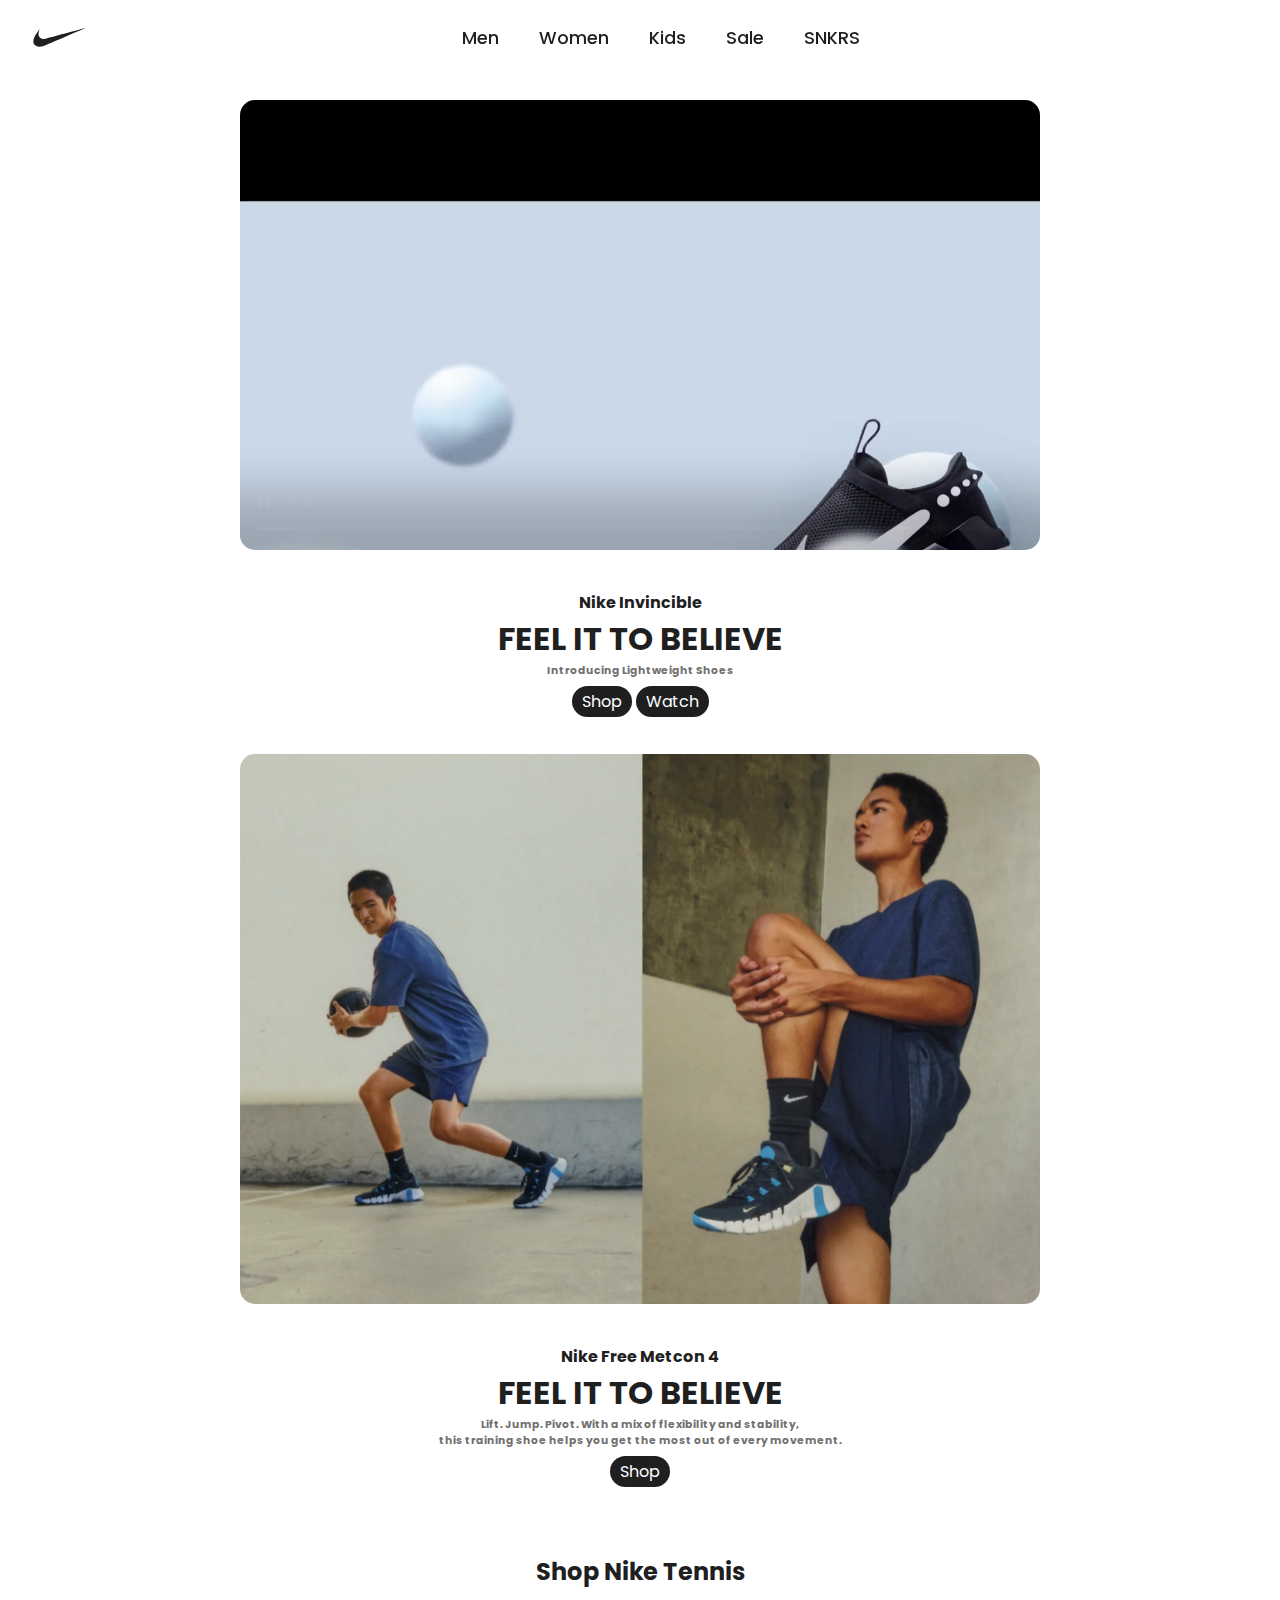
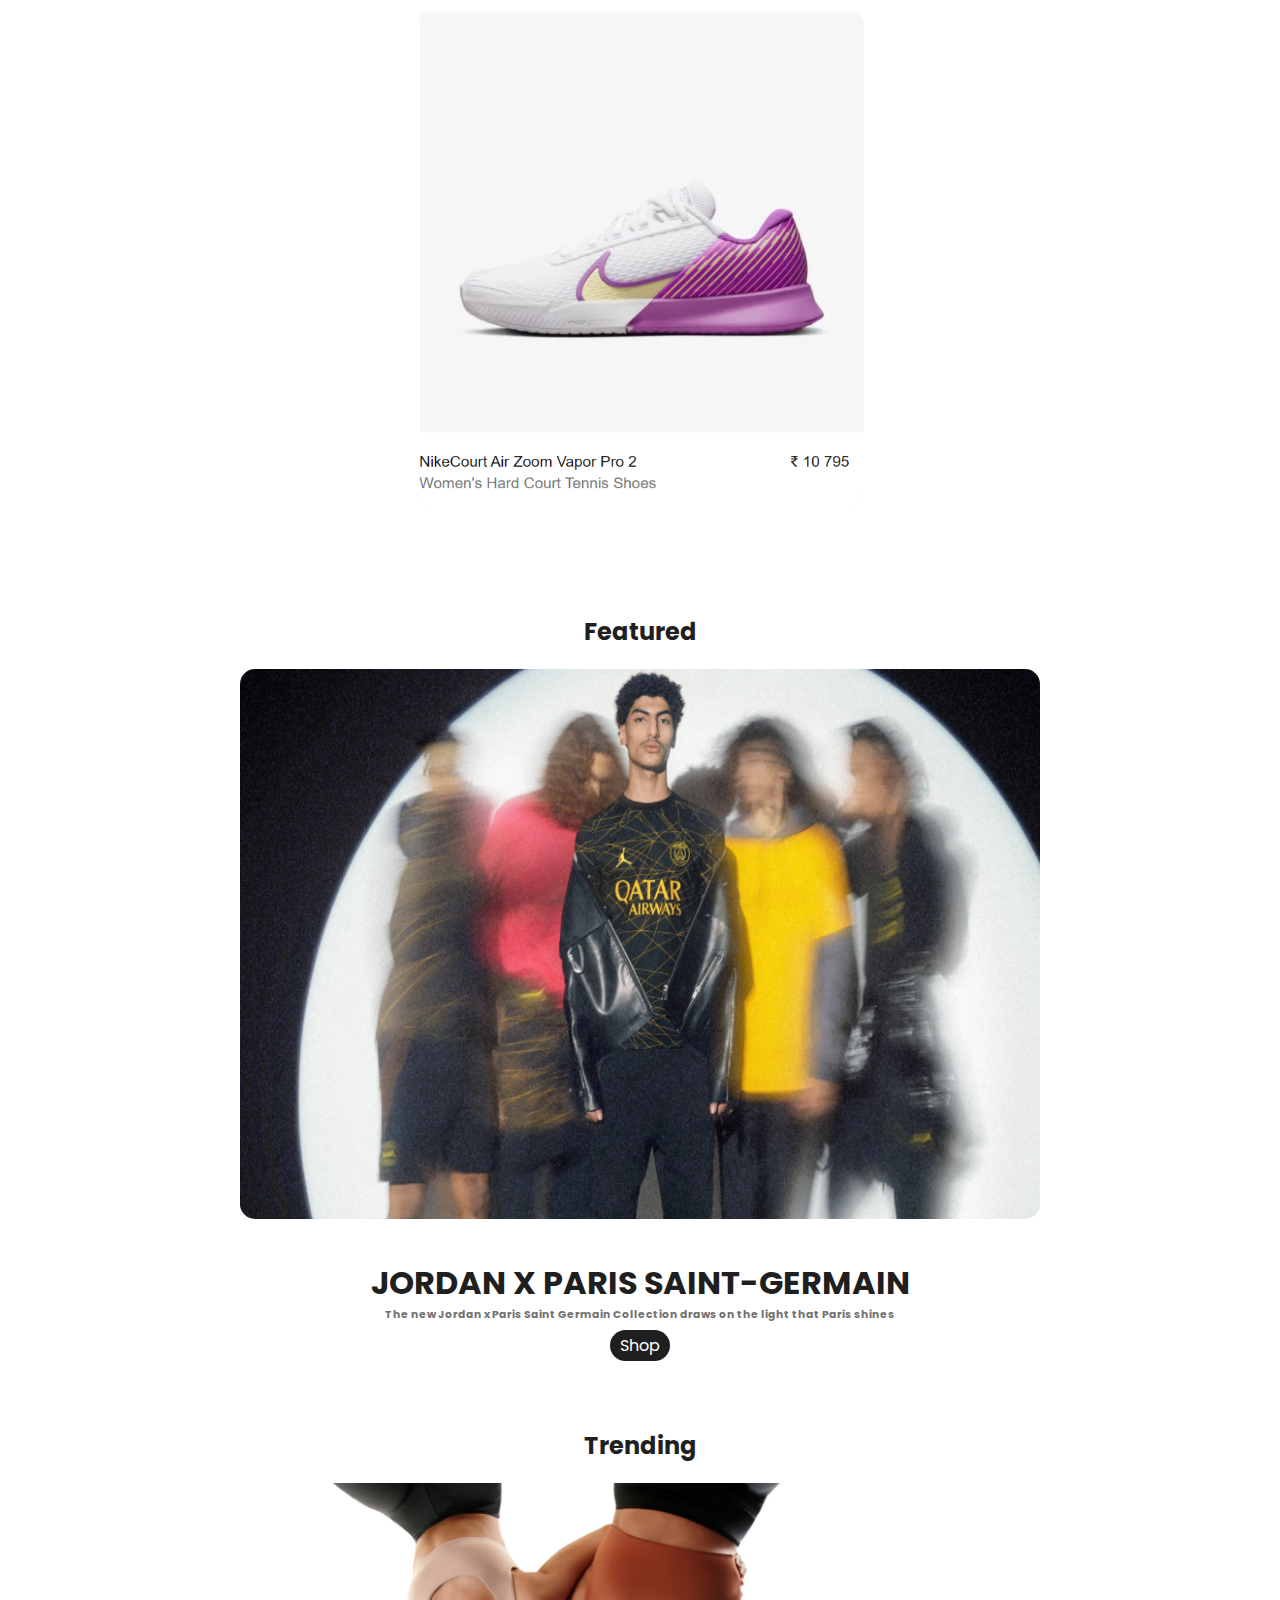
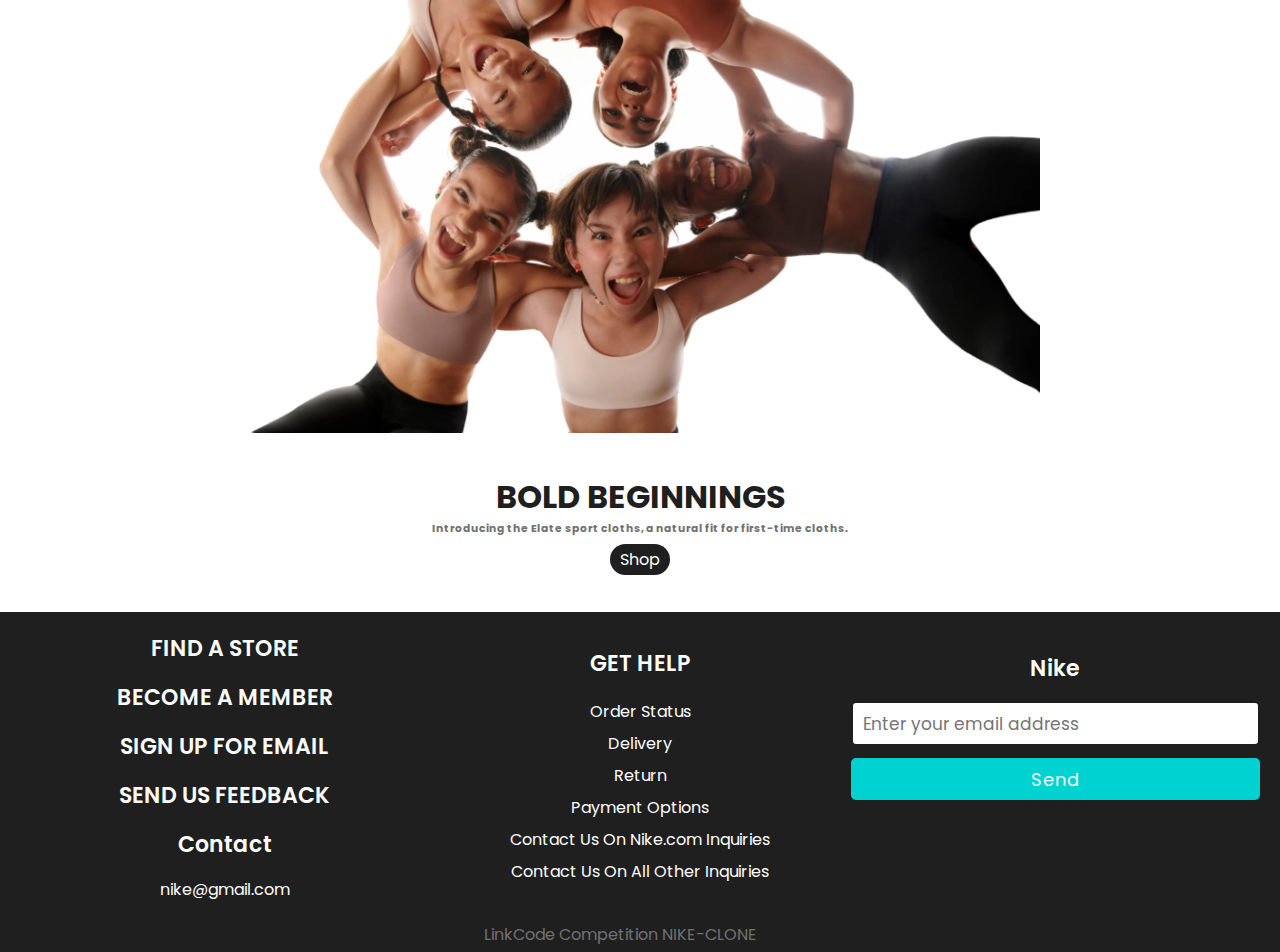
<file: index.html>
<!DOCTYPE html>
<html lang="en">
<head>
    <meta charset="UTF-8">
    <meta http-equiv="X-UA-Compatible" content="IE=edge">
    <meta name="viewport" content="width=device-width, initial-scale=1.0">

    <link rel="stylesheet" href="https://unicons.iconscout.com/release/v4.0.0/css/line.css"> <!--Icons-->
    
    
    <link rel="stylesheet" href="Assets/CSS/Nike.css"  >
    <link rel="preconnect" href="https://fonts.googleapis.com">
    <link rel="preconnect" href="https://fonts.gstatic.com" crossorigin>
    <link href="https://fonts.googleapis.com/css2?family=Poppins:wght@500;600&display=swap" rel="stylesheet">

    <title>Nike Clone</title>
</head>
<body>
<!--HEADER-->
    <header>
        <a href="index.html" class="logo">
            <svg xmlns="http://www.w3.org/2000/svg" width="90" height="65" viewBox="0 0 192.756 192.756">
            <path fill="#fff" fill-opacity="0" d="M0 0h192.756v192.756H0V0z"/>
            <path d="M42.741 71.477c-9.881 11.604-19.355 25.994-19.45 36.75-.037 4.047 1.255 7.58 4.354 10.256 4.46 3.854 9.374 5.213 14.264 5.221 7.146.01 14.242-2.873 19.798-5.096 9.357-3.742 112.79-48.659 112.79-48.659.998-.5.811-1.123-.438-.812-.504.126-112.603 30.505-112.603 30.505a24.771 24.771 0 0 1-6.524.934c-8.615.051-16.281-4.731-16.219-14.808.024-3.943 1.231-8.698 4.028-14.291z"/>
        </svg>
        </a>
        
        <ul class="navbar">
            <li class="men">
                <a>Men</a>
                <ul class="dropdown">
                    <li><a href="">New</a></li>
                    <li><a href="">Shoes</a></li>
                    <li><a href="">Clothing</a></li>
                    <li><a href="">Sports</a></li>
                </ul>
            </li>

            <li class="women">
                <a>Women</a>
                <ul class="dropdown">
                    <li><a href="">New</a></li>
                    <li><a href="">Shoes</a></li>
                    <li><a href="">Clothing</a></li>
                    <li><a href="">Sports</a></li>
                </ul>
            </li>
            <li class="kids">
                <a>Kids</a>
                <ul class="dropdown">
                    <li><a href="">New</a></li>
                    <li><a href="">Shoes</a></li>
                    <li><a href="">Clothing</a></li>
                </ul>
            </li>
            <li><a>Sale</a></li>
            <li><a>SNKRS</a></li>
        </ul>

        <div class="main1">
            <a href="Assets/HTML/wishlist.html"><i class="uil uil-heart"></i></a>
            <div class="nav__btns">
                <!-- Theme Change Button -->
                <i class="uil uil-moon change-theme" id="theme-button"></i>                
            </div>

            <div class="bx bx-menu" id="menu-icon"><a><i class="uil uil-bars"></i></a></div>
        </div>
    </header>

<!--video-->

    <div class="video">
        <video controls loop autoplay muted preload="metadata">
            <source src="Assets/videos/nike shoes ads.mp4" type="Video/mp4">
        </video>
    </div>

<!--Content 1-->
    <div class="content">
        <div>
            <h4>Nike Invincible</h4>
            <h1>FEEL IT TO BELIEVE</h1>
            <h6>Introducing Lightweight Shoes</h6>

            <div class="btns">
                <a href="https://www.nike.com/in/" target="_blank">Shop</a>
                <a href="https://www.youtube.com/watch?v=uf_y4wwpPI8&ab_channel=SiarheiMazganau" target="_blank">Watch <i class="uil uil-play"></i></a>
            </div>
        </div>
    </div>
    <div class="blank1"></div>

    <div class="image">
        <img src="Assets/Images/Img1.png">
    </div>

<!--Content 2-->
    <div class="content">
        <div>
            <h4>Nike Free Metcon 4</h4>
            <h1>FEEL IT TO BELIEVE</h1>
            <h6>Lift. Jump. Pivot. With a mix of flexibility and stability,</h6>
            <h6>this training shoe helps you get the most out of every movement.</h6>

            <div class="btns">
                <a href="https://www.nike.com/in/" target="_blank">Shop</a>
            </div>
        </div>
    </div>

    <div class="img-play">
        <h2>Shop Nike Tennis</h2>
    </div>

<!--SLide Show-->
    <main>
        <img src="Assets/Images/slideshow/ss1.png" class="slide" alt="">
        <img src="Assets/Images/slideshow/ss2.png" class="slide" alt="">
        <img src="Assets/Images/slideshow/ss3.png" class="slide" alt="">
        <img src="Assets/Images/slideshow/ss4.png" class="slide" alt="">
        <img src="Assets/Images/slideshow/ss5.png" class="slide" alt="">
        <img src="Assets/Images/slideshow/ss6.png" class="slide" alt="">
        <img src="Assets/Images/slideshow/ss7.png" class="slide" alt="">
        <img src="Assets/Images/slideshow/ss8.png" class="slide" alt="">
    </main>
    <div class="naav">
        <button onclick="goPrev()">
            <i class="uil uil-arrow-circle-left"></i>
        </button>
        <button onclick="goNext()">
            <i class="uil uil-arrow-circle-right"></i>
        </button>
    </div>

<!--Content 3-->
    <div class="img-play">
        <h2>Featured</h2>
    </div>
    <div class="image">
        <img src="Assets/Images/Img3.png">
    </div>
    <div class="content">
        <div>
            <h1>JORDAN X PARIS SAINT-GERMAIN</h1>
            <h6>The new Jordan x Paris Saint Germain Collection draws on the light that Paris shines</h6>

            <div class="btns">
                <a href="https://www.nike.com/in/" target="_blank">Shop</a>
            </div>
        </div>
    </div>
<!--Content 4-->
    <div class="img-play">
        <h2>Trending</h2>
    </div>
    <div class="image">
        <img src="Assets/Images/Img2.png">
    </div>
    <div class="content">
        <div>
            <h1>BOLD BEGINNINGS</h1>
            <h6>Introducing the Elate sport cloths, a natural fit for first-time cloths.</h6>

            <div class="btns">
                <a href="https://www.nike.com/in/w/paris-saint-germain-aurdi" target="_blank">Shop</a>
            </div>
        </div>
    </div>

    <div class="blank1"></div>

<!--Footer-->
<footer>
    <div class="content">
      <div class="left box">
        <div class="upper">
          <div class="topic">FIND A STORE</div>
          <div class="topic">BECOME A MEMBER</div>
          <div class="topic">SIGN UP FOR EMAIL</div>
          <div class="topic">SEND US FEEDBACK</div>
          
        </div>
        <div class="lower">
         
          <div class="email">
            <div class="topic">Contact</div>
            <a href="#">nike@gmail.com</a>
          </div>
        </div>
      </div>
      <div class="middle box">
        <div class="topic">GET HELP</div>
        <div><a href="https://www.nike.com/in/help/a/india-consumer-care-policy">Order Status</a></div>
        <div><a href="https://www.nike.com/in/help/a/india-consumer-care-policy">Delivery</a></div>
        <div><a href="#">Return</a></div>
        <div><a href="#">Payment Options</a></div>
        <div><a href="https://www.nike.com/in/help/a/india-consumer-care-policy">Contact Us On Nike.com Inquiries</a></div>
        <div><a href="https://www.nike.com/in/help/a/india-consumer-care-policy">Contact Us On All Other Inquiries</a></div>
      </div>
      <div class="right box">
        <div class="topic">Nike</div>
        <form action="#">
          <input type="text" placeholder="Enter your email address">
          <input type="submit" name="" value="Send">
          <div class="media-icons">
            <a href="https://www.facebook.com/nike/" target="_blank"><i class="uil uil-facebook"></i></a>
            <a href="https://www.instagram.com/nike/" target="_blank"><i class="uil uil-instagram-alt"></i></a>
            <a href="https://twitter.com/nike" target="_blank"><i class="uil uil-twitter"></i></a>
            <a href="https://www.youtube.com/user/NIKE" target="_blank"><i class="uil uil-youtube"></i></a>
          </div>
        </form>
      </div>
    </div>
    <div class="bottom">
      <p>LinkCode Competition NIKE-CLONE</p>
    </div>
  </footer>

    <script type="text/javascript" src="Assets/JS/script.js"></script>
</body>
</html>
</file>
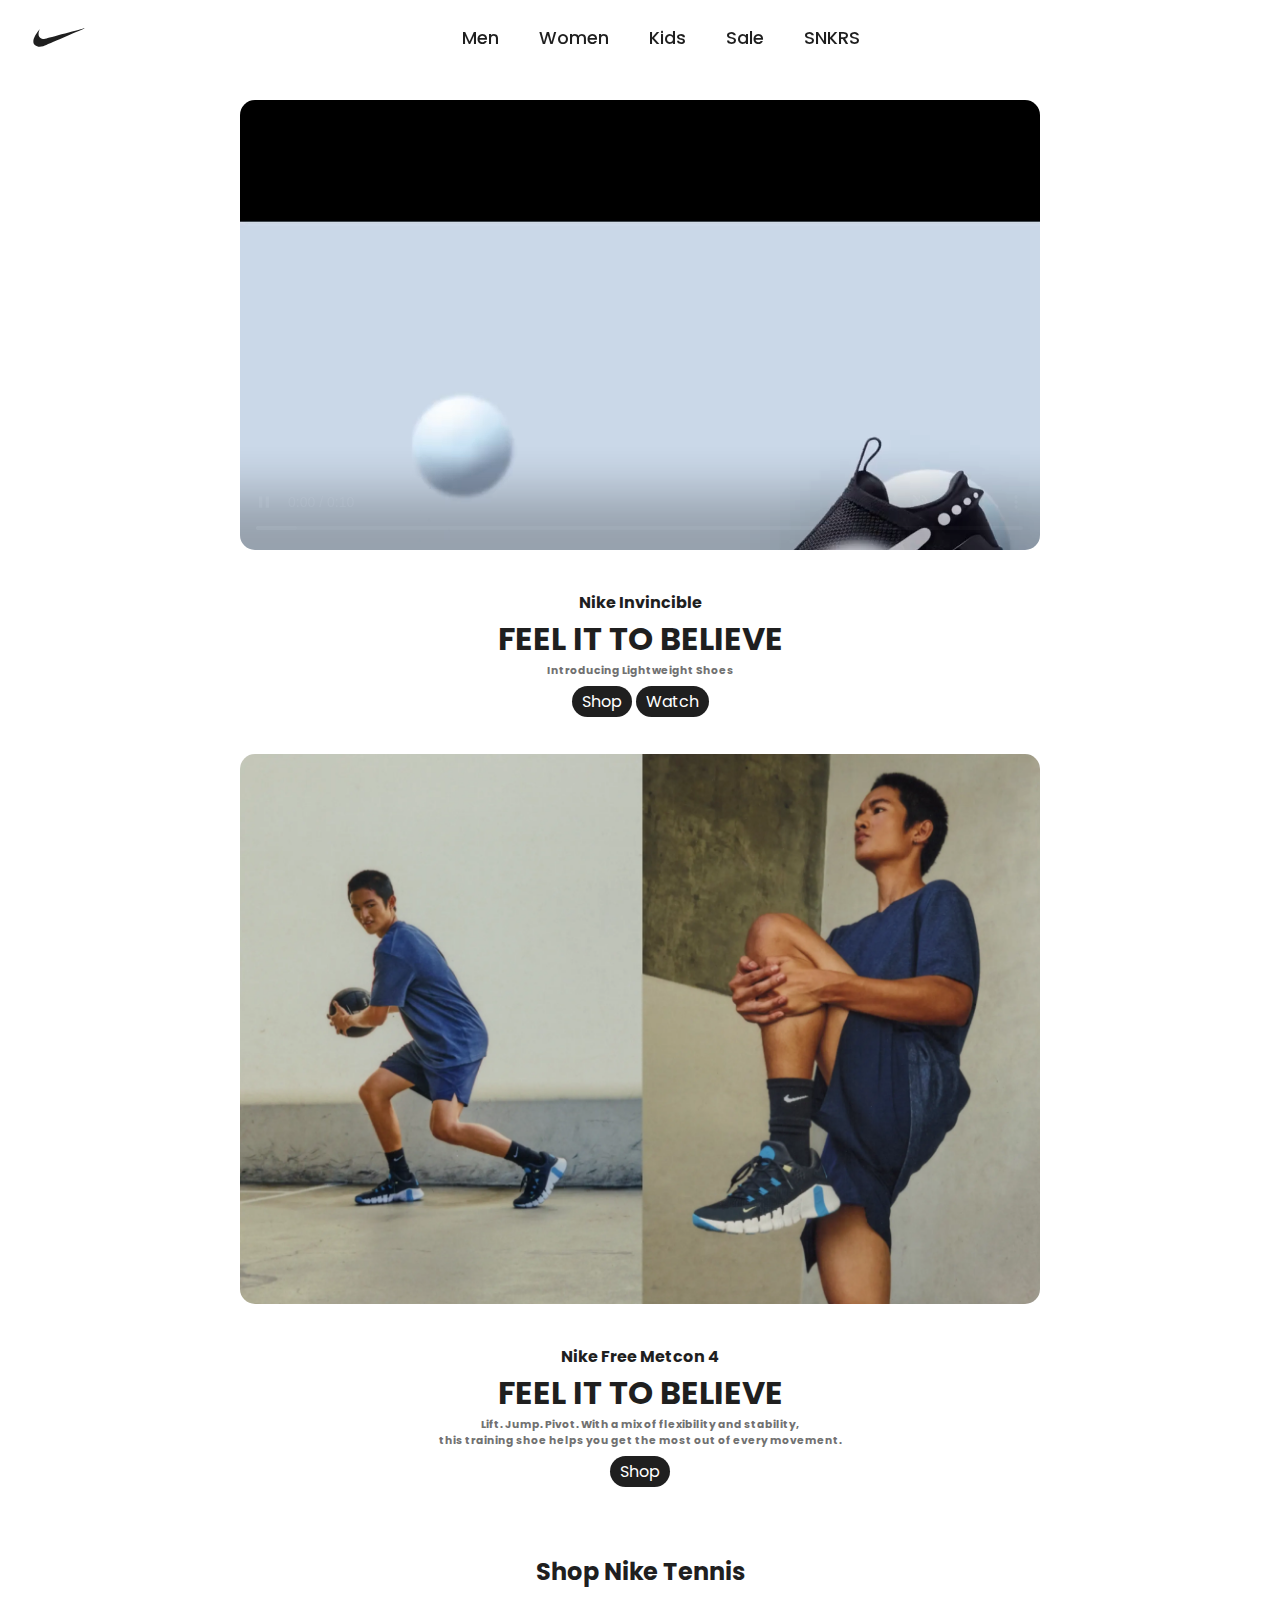
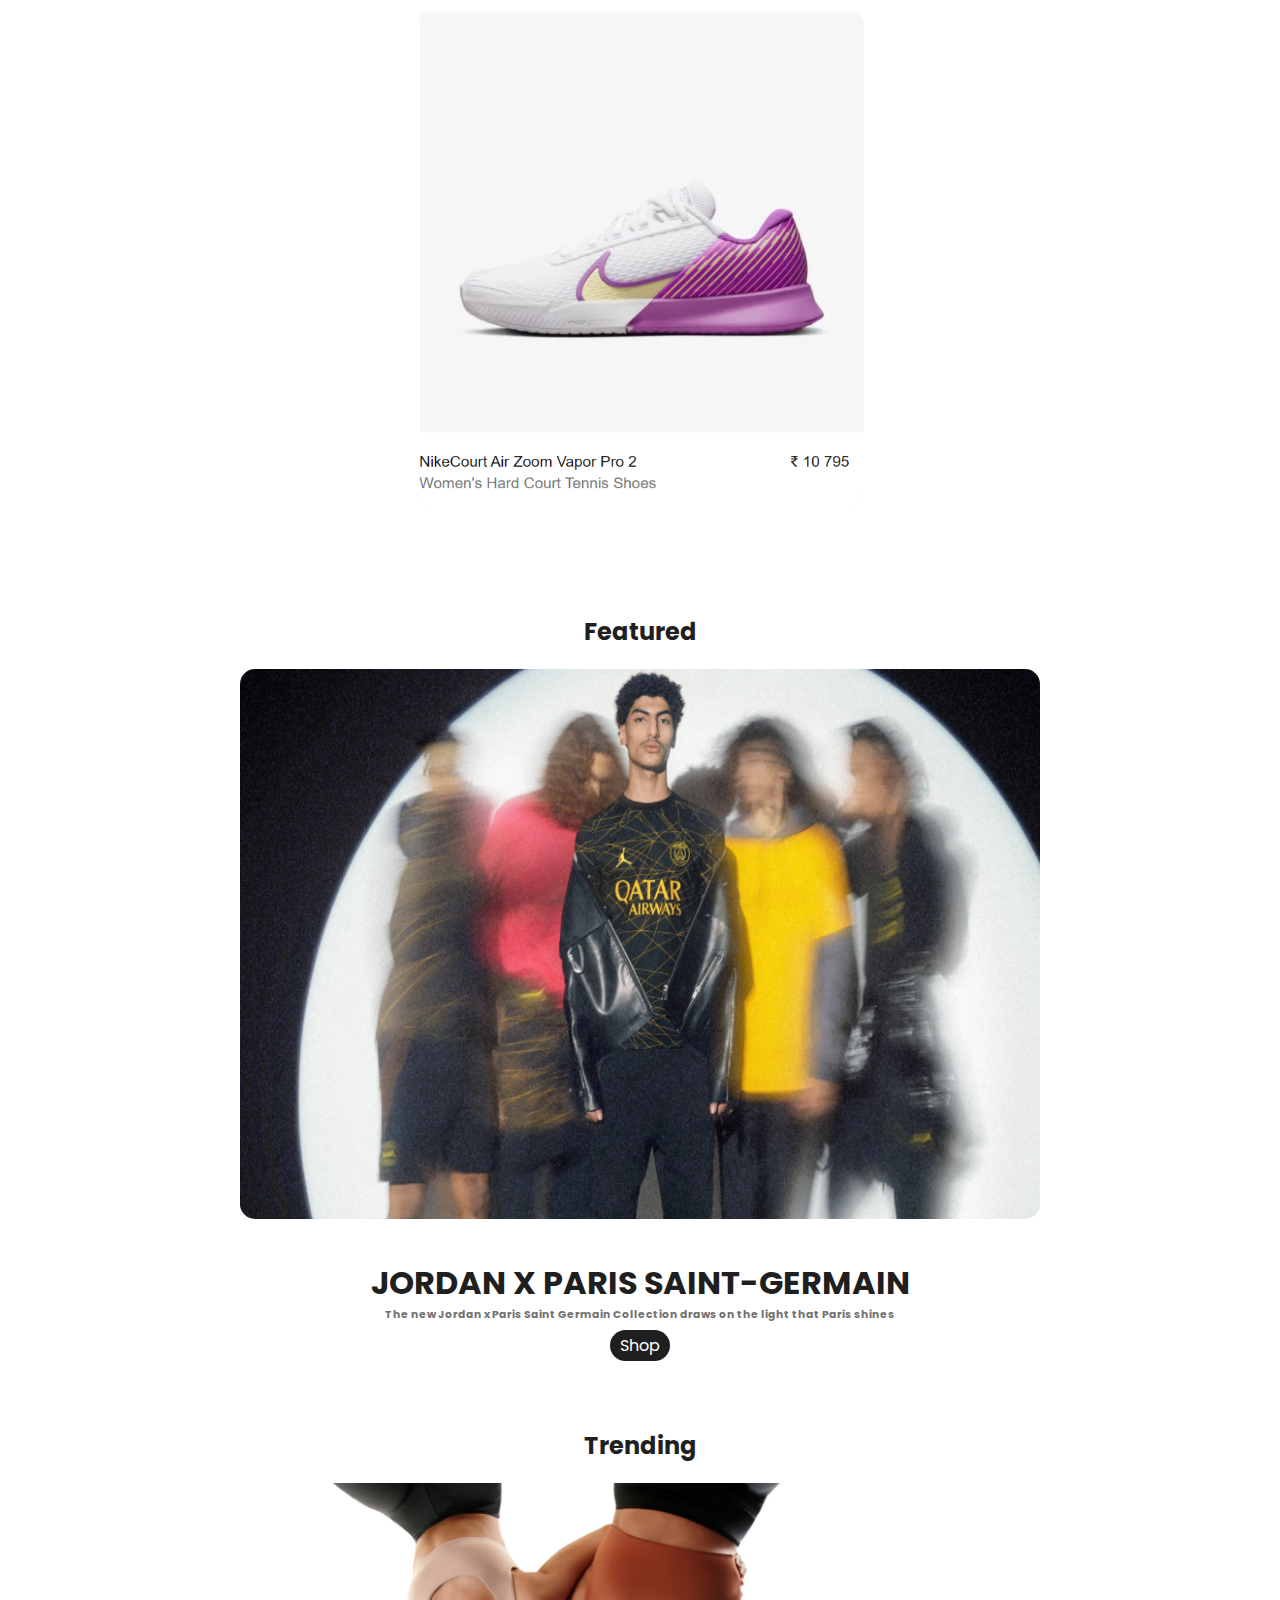
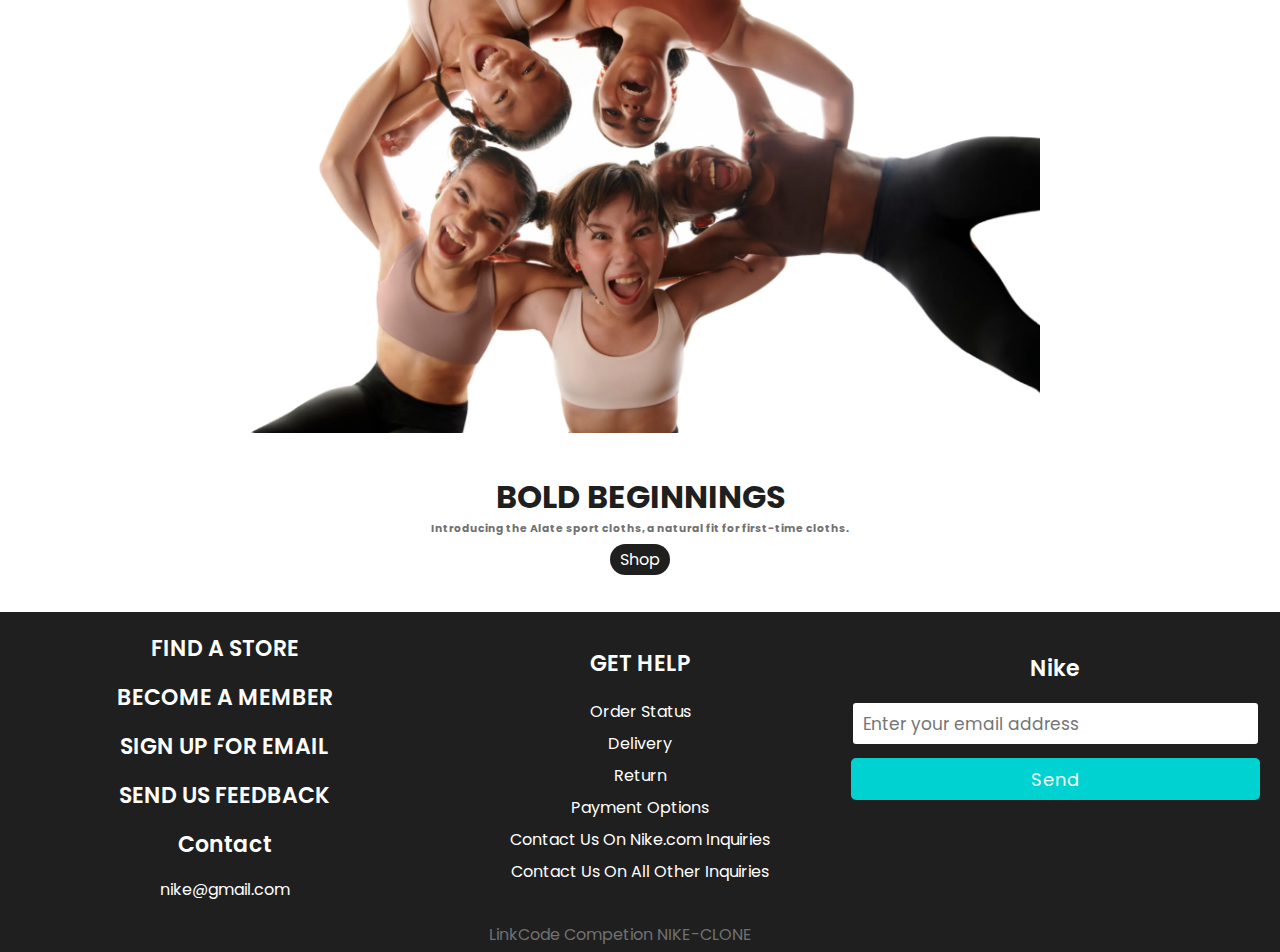
<file: Nike.html>
<!DOCTYPE html>
<html lang="en">
<head>
    <meta charset="UTF-8">
    <meta http-equiv="X-UA-Compatible" content="IE=edge">
    <meta name="viewport" content="width=device-width, initial-scale=1.0">

    <link rel="stylesheet" href="https://unicons.iconscout.com/release/v4.0.0/css/line.css"> <!--Icons-->
    
    
    <link rel="stylesheet" href="Assets/CSS/Nike.css"  >
    <link rel="preconnect" href="https://fonts.googleapis.com">
    <link rel="preconnect" href="https://fonts.gstatic.com" crossorigin>
    <link href="https://fonts.googleapis.com/css2?family=Poppins:wght@500;600&display=swap" rel="stylesheet">

    <title>Nike Clone</title>
</head>
<body>
<!--HEADER-->
    <header>
        <a href="Nike.html" class="logo">
            <svg xmlns="http://www.w3.org/2000/svg" width="90" height="65" viewBox="0 0 192.756 192.756">
            <path fill="#fff" fill-opacity="0" d="M0 0h192.756v192.756H0V0z"/>
            <path d="M42.741 71.477c-9.881 11.604-19.355 25.994-19.45 36.75-.037 4.047 1.255 7.58 4.354 10.256 4.46 3.854 9.374 5.213 14.264 5.221 7.146.01 14.242-2.873 19.798-5.096 9.357-3.742 112.79-48.659 112.79-48.659.998-.5.811-1.123-.438-.812-.504.126-112.603 30.505-112.603 30.505a24.771 24.771 0 0 1-6.524.934c-8.615.051-16.281-4.731-16.219-14.808.024-3.943 1.231-8.698 4.028-14.291z"/>
        </svg>
        </a>
        
        <ul class="navbar">
            <li class="men">
                <a>Men</a>
                <ul class="dropdown">
                    <li><a href="">New</a></li>
                    <li><a href="">Shoes</a></li>
                    <li><a href="">Clothing</a></li>
                    <li><a href="">Sports</a></li>
                </ul>
            </li>

            <li class="women">
                <a>Women</a>
                <ul class="dropdown">
                    <li><a href="">New</a></li>
                    <li><a href="">Shoes</a></li>
                    <li><a href="">Clothing</a></li>
                    <li><a href="">Sports</a></li>
                </ul>
            </li>
            <li class="kids">
                <a>Kids</a>
                <ul class="dropdown">
                    <li><a href="">New</a></li>
                    <li><a href="">Shoes</a></li>
                    <li><a href="">Clothing</a></li>
                </ul>
            </li>
            <li><a>Sale</a></li>
            <li><a>SNKRS</a></li>
        </ul>

        <div class="main1">
            <a href="Assets/HTML/wishlist.html"><i class="uil uil-heart"></i></a>
            <div class="nav__btns">
                <!-- Theme Change Button -->
                <i class="uil uil-moon change-theme" id="theme-button"></i>                
            </div>

            <div class="bx bx-menu" id="menu-icon"><a><i class="uil uil-bars"></i></a></div>
        </div>
    </header>

<!--video-->

    <div class="video">
        <video controls loop autoplay muted preload="metadata">
            <source src="Assets/videos/nike shoes ads.mp4" type="Video/mp4">
        </video>
    </div>

<!--Content 1-->
    <div class="content">
        <div>
            <h4>Nike Invincible</h4>
            <h1>FEEL IT TO BELIEVE</h1>
            <h6>Introducing Lightweight Shoes</h6>

            <div class="btns">
                <a href="https://www.nike.com/in/" target="_blank">Shop</a>
                <a href="https://www.youtube.com/watch?v=uf_y4wwpPI8&ab_channel=SiarheiMazganau" target="_blank">Watch <i class="uil uil-play"></i></a>
            </div>
        </div>
    </div>
    <div class="blank1"></div>

    <div class="image">
        <img src="Assets/Images/Img1.png">
    </div>

<!--Content 2-->
    <div class="content">
        <div>
            <h4>Nike Free Metcon 4</h4>
            <h1>FEEL IT TO BELIEVE</h1>
            <h6>Lift. Jump. Pivot. With a mix of flexibility and stability,</h6>
            <h6>this training shoe helps you get the most out of every movement.</h6>

            <div class="btns">
                <a href="https://www.nike.com/in/" target="_blank">Shop</a>
            </div>
        </div>
    </div>

    <div class="img-play">
        <h2>Shop Nike Tennis</h2>
    </div>

    <main>
        <img src="Assets/Images/slideshow/ss1.png" class="slide" alt="">
        <img src="Assets/Images/slideshow/ss2.png" class="slide" alt="">
        <img src="Assets/Images/slideshow/ss3.png" class="slide" alt="">
        <img src="Assets/Images/slideshow/ss4.png" class="slide" alt="">
        <img src="Assets/Images/slideshow/ss5.png" class="slide" alt="">
        <img src="Assets/Images/slideshow/ss6.png" class="slide" alt="">
        <img src="Assets/Images/slideshow/ss7.png" class="slide" alt="">
        <img src="Assets/Images/slideshow/ss8.png" class="slide" alt="">
    </main>
    <div class="naav">
        <button onclick="goPrev()">
            <i class="uil uil-arrow-circle-left"></i>
        </button>
        <button onclick="goNext()">
            <i class="uil uil-arrow-circle-right"></i>
        </button>
    </div>

    <div class="img-play">
        <h2>Featured</h2>
    </div>
    <div class="image">
        <img src="Assets/Images/Img3.png">
    </div>
    <div class="content">
        <div>
            <h1>JORDAN X PARIS SAINT-GERMAIN</h1>
            <h6>The new Jordan x Paris Saint Germain Collection draws on the light that Paris shines</h6>

            <div class="btns">
                <a href="https://www.nike.com/in/" target="_blank">Shop</a>
            </div>
        </div>
    </div>

    <div class="img-play">
        <h2>Trending</h2>
    </div>
    <div class="image">
        <img src="Assets/Images/Img2.png">
    </div>
    <div class="content">
        <div>
            <h1>BOLD BEGINNINGS</h1>
            <h6>Introducing the Alate sport cloths, a natural fit for first-time cloths.</h6>

            <div class="btns">
                <a href="https://www.nike.com/in/w/paris-saint-germain-aurdi" target="_blank">Shop</a>
            </div>
        </div>
    </div>

    <div class="blank1"></div>

<!--Footer-->
<footer>
    <div class="content">
      <div class="left box">
        <div class="upper">
          <div class="topic">FIND A STORE</div>
          <div class="topic">BECOME A MEMBER</div>
          <div class="topic">SIGN UP FOR EMAIL</div>
          <div class="topic">SEND US FEEDBACK</div>
          
        </div>
        <div class="lower">
         
          <div class="email">
            <div class="topic">Contact</div>
            <a href="#">nike@gmail.com</a>
          </div>
        </div>
      </div>
      <div class="middle box">
        <div class="topic">GET HELP</div>
        <div><a href="https://www.nike.com/in/help/a/india-consumer-care-policy">Order Status</a></div>
        <div><a href="https://www.nike.com/in/help/a/india-consumer-care-policy">Delivery</a></div>
        <div><a href="#">Return</a></div>
        <div><a href="#">Payment Options</a></div>
        <div><a href="https://www.nike.com/in/help/a/india-consumer-care-policy">Contact Us On Nike.com Inquiries</a></div>
        <div><a href="https://www.nike.com/in/help/a/india-consumer-care-policy">Contact Us On All Other Inquiries</a></div>
      </div>
      <div class="right box">
        <div class="topic">Nike</div>
        <form action="#">
          <input type="text" placeholder="Enter your email address">
          <input type="submit" name="" value="Send">
          <div class="media-icons">
            <a href="https://www.facebook.com/nike/" target="_blank"><i class="uil uil-facebook"></i></a>
            <a href="https://www.instagram.com/nike/" target="_blank"><i class="uil uil-instagram-alt"></i></a>
            <a href="https://twitter.com/nike" target="_blank"><i class="uil uil-twitter"></i></a>
            <a href="https://www.youtube.com/user/NIKE" target="_blank"><i class="uil uil-youtube"></i></a>
          </div>
        </form>
      </div>
    </div>
    <div class="bottom">
      <p>LinkCode Competion NIKE-CLONE</p>
    </div>
  </footer>

    <script type="text/javascript" src="Assets/JS/script.js"></script>
</body>
</html>
</file>
<file: Assets/CSS/Nike.css>
* {
    margin: 0;
    padding: 0;
    box-sizing: border-box;   
    font-family: 'Poppins', sans-serif;
    text-decoration: none;
    list-style: none;
}

:root{
    --bg-color: white;
    --text-color: #1f1f1f;
    --main-color: #717171;
}

body.dark-theme{
    --bg-color: #1f1f1f;
    --text-color: white;
    --main-color: #717171;
}
.nav__btns{
    display: flex;
    align-items: center;
}
.change-theme{
    color: var(--text-color);
    cursor: pointer;
}
.change-theme:hover{
    color: var(--text-color);
}

body{
    min-height: 100vh;
    background-color: var(--bg-color);
    color: var(--text-color);
}
header{
    background-color: var(--main-color);
    position: fixed;
    width: 100%;
    top: 0;
    right: 0;
    z-index: 1000;
    display: flex;
    align-items: center;
    justify-content: space-between;
    background: transparent;
    backdrop-filter: blur(20px);
    padding: 5px 12%;
    transition: all .50s ease;
}
.logo{
    display: flex;
    align-items: center;
}
.logo svg{
    fill: var(--text-color);
}
.navbar{
    display: flex;
}
.navbar a {
    color: var(--text-color);
    font-size: 1.1rem;
    font-weight: 500;
    padding: 5px 0;
    margin: 0px 30px;
    transition: all .50s ease;
}

.main1{
    display: flex;
    align-items: center;
}
.main1 a{
    margin-right: 25px;
    margin-left: 10px;
    color: var(--text-color);
    transition: all .50s ease;
}
.main1 i:hover{
    color: #00D1D1;
    transition: all .50s ease;
}

.main1 i{
    color: var(--text-color);
    font-size: 23px;
    margin-right: 7px;
}

#menu-icon{
    font-size: 35px;
    color: var(--text-color);
    cursor:pointer;
    z-index: 10001;
    display: none;
}

.nav__btns{
    display: flex;
    align-items: center;
}
.change-theme{
    font-size: 1.25rem;
    color: var(--text-color);
    margin-right: 1rem;
    cursor: pointer;
}
.men,
.women,
.kids {
    position: relative;
}
.dropdown {
    background-color: var(--bg-color);
    position: absolute;
    display: none;
    border-radius: 10px;
    top: 30px;
}

.dropdown li {
    width :10em;
    text-align: left;
}
.dropdown a{
    font-size: small;
    color: #969595;
}

.men:hover .dropdown{
    display: block;
}
.women:hover .dropdown{
    display: block;
}
.kids:hover .dropdown{
    display: block;
}
.video{
    display: flex;
    justify-content: center;
    margin-top: 100px;
    margin-bottom: 40px;
}
.video video{
    height: 450px;
    width: 800px;
    justify-self:center;
    border-radius: 15px;
}

.content{
    margin-top: 10px;
    display: block;
    text-align: center;
    align-items: center;
}

.content a{
    color: var(--bg-color);
    padding: 4px 10px;
    background: var(--text-color);
    border-radius: 35px;
    gap: 15px;
}
.content h6{
    color: var(--main-color);
}
.btns{
    margin-top: 10px;
}

.image{
    /* margin-top: 50px; */
    display: flex;
    justify-content: center;
    margin-bottom: 40px;
}
.image img{
    height: 550px;
    width: 800px;
    border-radius: 15px;
}
.img-play{
    margin-top: 70px;
    display: flex;
    justify-content: center;
    margin-bottom: 20px;
}
.blank1{
    margin-top: 10px;
    margin-bottom: 40px;
}

main{
    width: 35%;
    height: 600px;
    margin-top: 50px;
    margin: auto;
    background-color: var(--main-color);
    position: relative;
    border-radius: 20px;
    overflow: hidden;
}

.slide {
    width: 100%;
    height: 100%;
    position: absolute;
    transition: 1sec;
}
.naav{
    text-align: center;
    margin-top: 10px;
}
.naav button{
    font-size:35px;
    border: 0;
    background-color: var(--bg-color);
    color: var(--text-color);
    cursor: pointer;
}
.naav i:hover{
    color: #00D1D1;
}


@media (max-width: 1280px){
    header{
        padding: 5px 1%;
        transition: .2s;
        backdrop-filter: blur(20px);
    }
    .navbar a{
        padding: 5px 0;
        margin: 0px 20px;
    }
    main{
        width: 35%;
        height: 500px;
        margin-top: 50px;
        margin: auto;
        background-color: var(--main-color);
        position: relative;
    }
}
@media (max-width: 910px){
    #menu-icon{
        display: block;
    }
    .navbar{
        position: absolute;
        top: 100%;
        right: -100%;
        width: 270px;
        height: auto ;
        background: var(--bg-color);
        display: flex;
        flex-direction: column;
        justify-content: flex-start;
        border-radius: 10px;
        transition: all .50s ease;
    }
    .navbar a{
        display: block;
        margin: 12px 0;
        padding: 0px 25px;
        transition: all .50s ease;
        color: var(--text-color);
    }
    .navbar.open{
        right: 2%;
    }
    .dropdown {
        background-color: var(--bg-color);
        position: absolute;
        border-radius: 10px;
        top: 30px;
    }
    .dropdown li {
        width :10em;
        text-align: left;
        
    }
    .dropdown a{
        font-size: small;
        color: #969595;
    }
    .men:hover .dropdown{
        display: block;
    }
    .women:hover .dropdown{
        display: block;
    }
    .kids:hover .dropdown{
        display: block;
    }
}
@media (max-width: 910px){
    .video video{
        height: 270px;
        width: 480px;
        justify-self: center;
        border-radius: 15px;
    }
    .image img{
        height: 320px;
        width: 480px;
        border-radius: 15px;
    }
    main{
        width: 40%;
        height: 300px;
        margin-top: 50px;
        margin: auto;
        background-color: var(--main-color);
        position: relative;
    }
}

@media (max-width: 600px){
    .video video{
        height: 148px;
        width: 265px;
        justify-self: center;
        border-radius: 30px;
    }
    .image img{
        height: 200px;
        width: 265px;
        border-radius: 15px;
    }
    main{
        width: 40%;
        height: 150px;
        margin-top: 50px;
        margin: auto;
        background-color: var(--main-color);
        position: relative;
    }
    .naav button{
        font-size:25px;
    }
}


/* Footer */
footer{
    width: 100%;
    position: relative;
    bottom: 0;
    left: 0;
    background: var(--text-color);
  }
  footer .content{
    max-width: 1350px;
    margin: auto;
    padding: 20px;
    display: flex;
    flex-wrap: wrap;
    justify-content: space-between;
  }
  footer .content p,a{
    color: var(--bg-color);
  }
  footer .content .box{
    width: 33%;
    transition: all 0.4s ease;
  }
  footer .content .topic{
    font-size: 22px;
    font-weight: 600;
    color: var(--bg-color);
    margin-bottom: 16px;
    /* text-align: left; */
  
  }
  footer .content p{
    text-align: justify;
  }
  /* footer .content .lower .topic{
    margin: 24px 0 5px 0;
  } */
  /* footer .content .lower i{
    padding-right: 16px;
  }
  footer .content .middle{
    padding-left: 80px;
  } */
  footer .content .middle a{
    line-height: 32px;
  }
  footer .content .right input[type="text"]{
    height: 45px;
    width: 100%;
    outline: none;
    color: var(--bg-color);
    /* background: var(--text-color); */
    border-radius: 5px;
    padding-left: 10px;
    font-size: 17px;
    border: 2px solid var(--text-color);
  }
  footer .content .right input[type="submit"]{
    height: 42px;
    width: 100%;
    font-size: 18px;
    color: var(--bg-color);
    background: #00D1D1;
    outline: none;
    border-radius: 5px;
    letter-spacing: 1px;
    cursor: pointer;
    margin-top: 12px;
    border: 2px solid #00D1D1;
    transition: all 0.3s ease-in-out;
  }
  .content .right input[type="submit"]:hover{
    background: none;
    color:  #00D1D1;
  }
  footer .content .media-icons a{
    font-size: 30px;
    height: 45px;
    width: 45px;
    display: inline-block;
    text-align: center;
    line-height: 43px;
    border-radius: 5px;
    /* border: 2px solid var(--text-color); */
    margin: 30px 5px 0 0;
    transition: all 0.3s ease;
  }
 
  footer .bottom{
    width: 100%;
    text-align: center;
    color: var(--main-color);
    padding: 0 40px 5px 0;
  }
  footer .bottom a{
    color: #00D1D1;
  }
  footer a{
    transition: all 0.3s ease;
  }
  footer a:hover{
    color: #00D1D1;
  }
  
  
  @media (max-width:1100px) {
    footer{
        position: relative;
      }
    footer .content .middle{
      padding-left: 50px;
    }
  }
  @media (max-width:950px){
    footer{
        position: relative;
      }
    footer .content .box{
      width: 50%;
    }
    .content .right{
      margin-top: 40px;
    }
  }
  @media (max-width:560px){
    footer{
      position: relative;
    }
    footer .content .box{
      width: 100%;
      margin-top: 30px;
    }
    footer .content .middle{
      padding-left: 0;
    }
  }
</file>
